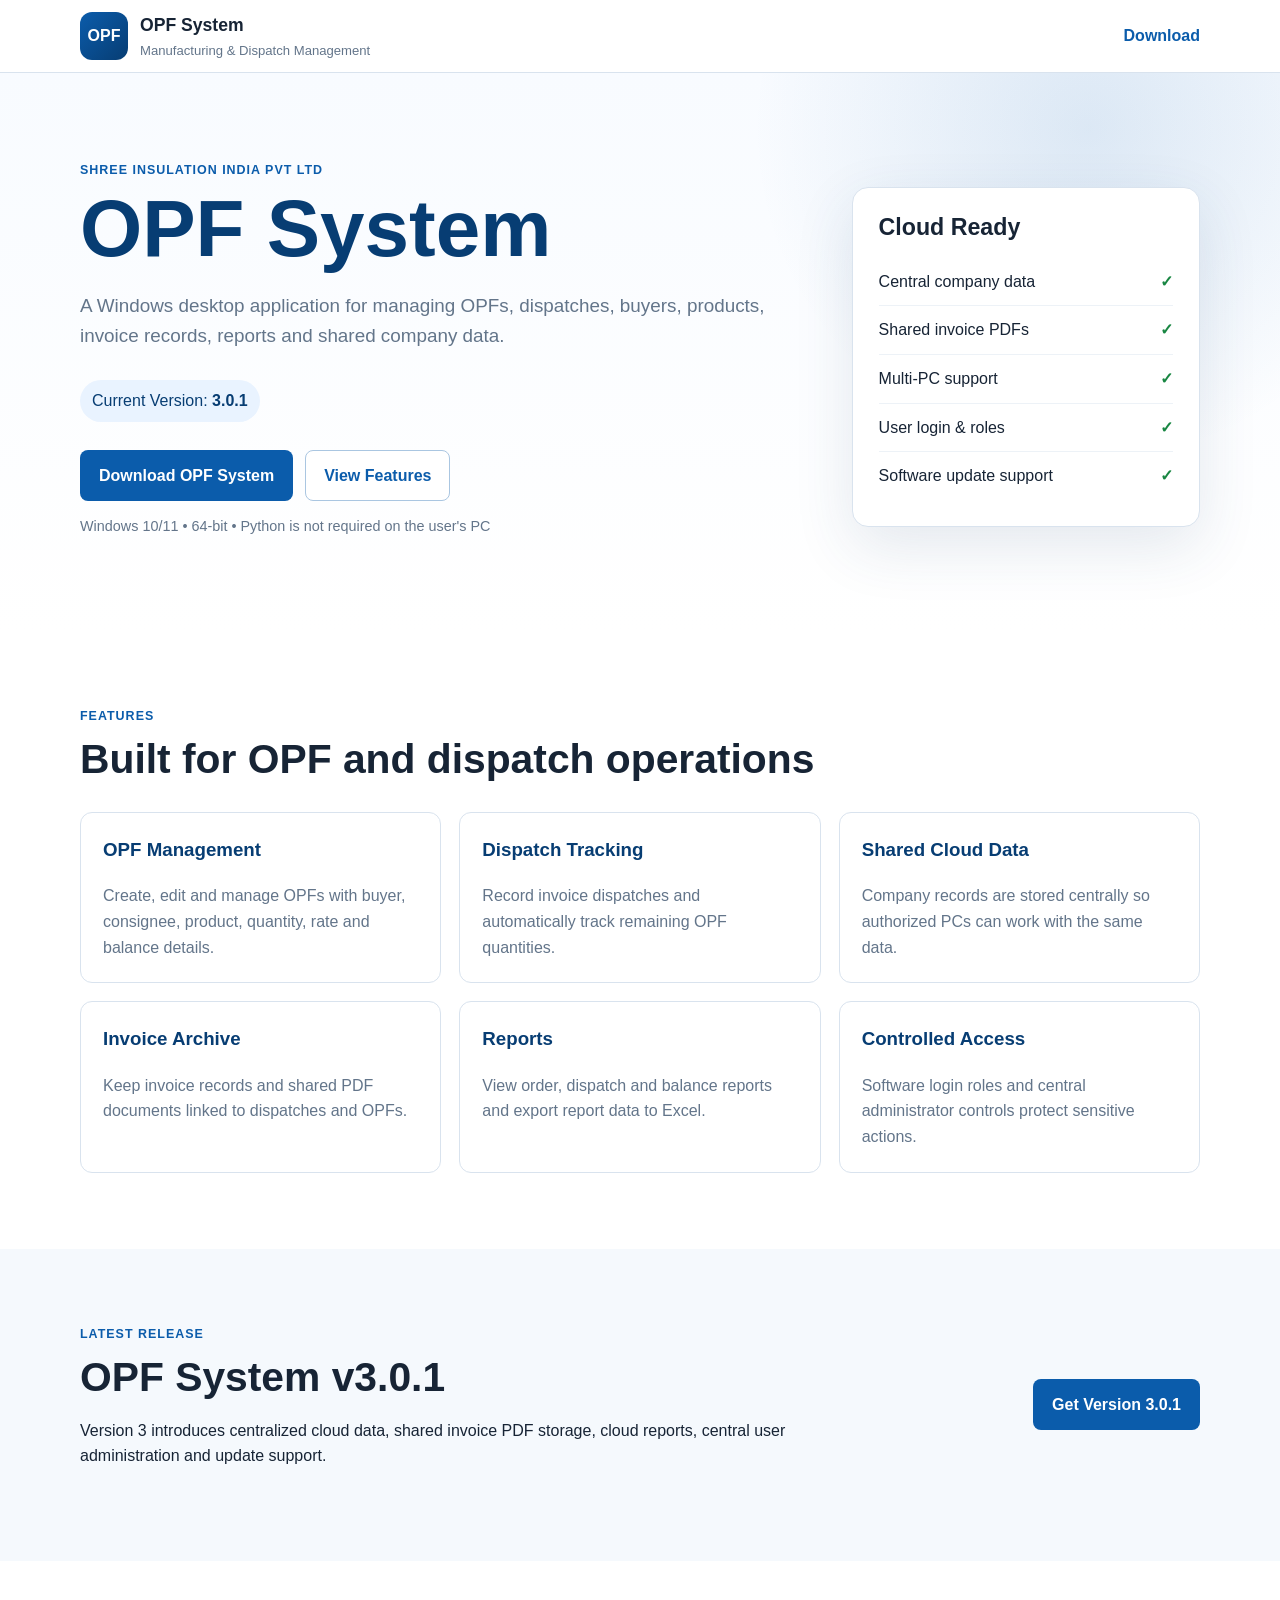
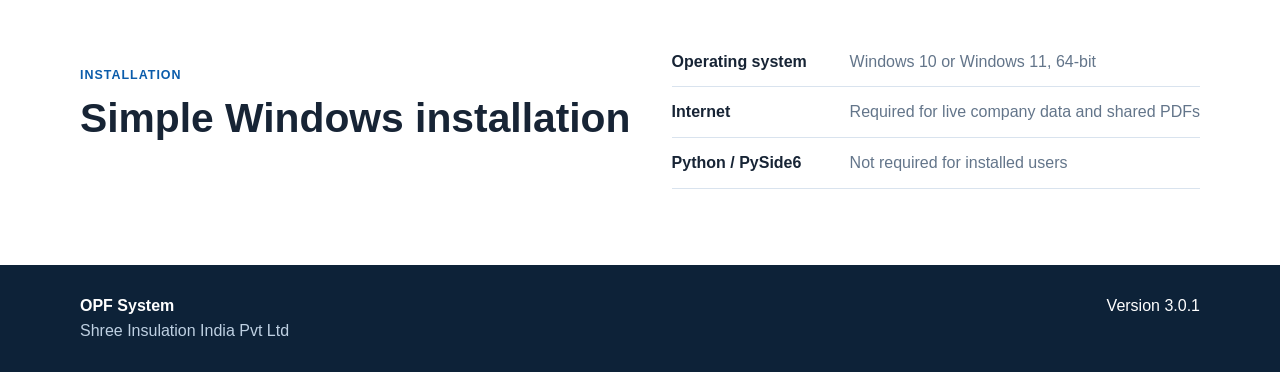
<file: index.html>
<!DOCTYPE html>
<html lang="en">
<head>
  <meta charset="UTF-8">
  <meta name="viewport" content="width=device-width, initial-scale=1.0">
  <title>OPF System | Shree Insulation India Pvt Ltd</title>
  <meta name="description" content="Download OPF System, the manufacturing order, dispatch and invoice management software for Shree Insulation India Pvt Ltd.">
  <meta name="robots" content="index, follow">
  <meta name="theme-color" content="#0b5cab">
  <link rel="canonical" href="https://anmol-07hub.github.io/OPF-System-Website/">
  <link rel="stylesheet" href="styles.css">
</head>
<body>
  <header class="site-header">
    <div class="container nav">
      <div class="brand">
        <div class="brand-mark">OPF</div>
        <div>
          <div class="brand-title">OPF System</div>
          <div class="brand-subtitle">Manufacturing & Dispatch Management</div>
        </div>
      </div>
      <a class="nav-link" href="#download">Download</a>
    </div>
  </header>

  <main>
    <section class="hero">
      <div class="container hero-grid">
        <div>
          <div class="eyebrow">SHREE INSULATION INDIA PVT LTD</div>
          <h1>OPF System</h1>
          <p class="lead">
            A Windows desktop application for managing OPFs, dispatches,
            buyers, products, invoice records, reports and shared company data.
          </p>

          <div class="version-pill">Current Version: <strong>3.0.1</strong></div>

          <div class="hero-actions">
            <a id="download" class="btn btn-primary"
               href="https://github.com/Anmol-07hub/OPF-System-Updates/releases/download/v3.0.1/OPF_System_Setup_v3.0.1.exe"
               target="_blank" rel="noopener">
              Download OPF System
            </a>
            <a class="btn btn-secondary" href="#features">View Features</a>
          </div>

          <p class="download-note">
            Windows 10/11 • 64-bit • Python is not required on the user's PC
          </p>
        </div>

        <div class="status-card">
          <h2>Cloud Ready</h2>
          <div class="status-row"><span>Central company data</span><strong>✓</strong></div>
          <div class="status-row"><span>Shared invoice PDFs</span><strong>✓</strong></div>
          <div class="status-row"><span>Multi-PC support</span><strong>✓</strong></div>
          <div class="status-row"><span>User login & roles</span><strong>✓</strong></div>
          <div class="status-row"><span>Software update support</span><strong>✓</strong></div>
        </div>
      </div>
    </section>

    <section id="features" class="section">
      <div class="container">
        <div class="section-heading">
          <div class="eyebrow">FEATURES</div>
          <h2>Built for OPF and dispatch operations</h2>
        </div>

        <div class="cards">
          <article class="feature-card">
            <h3>OPF Management</h3>
            <p>Create, edit and manage OPFs with buyer, consignee, product, quantity, rate and balance details.</p>
          </article>
          <article class="feature-card">
            <h3>Dispatch Tracking</h3>
            <p>Record invoice dispatches and automatically track remaining OPF quantities.</p>
          </article>
          <article class="feature-card">
            <h3>Shared Cloud Data</h3>
            <p>Company records are stored centrally so authorized PCs can work with the same data.</p>
          </article>
          <article class="feature-card">
            <h3>Invoice Archive</h3>
            <p>Keep invoice records and shared PDF documents linked to dispatches and OPFs.</p>
          </article>
          <article class="feature-card">
            <h3>Reports</h3>
            <p>View order, dispatch and balance reports and export report data to Excel.</p>
          </article>
          <article class="feature-card">
            <h3>Controlled Access</h3>
            <p>Software login roles and central administrator controls protect sensitive actions.</p>
          </article>
        </div>
      </div>
    </section>

    <section class="section alt">
      <div class="container release">
        <div>
          <div class="eyebrow">LATEST RELEASE</div>
          <h2>OPF System v3.0.1</h2>
          <p>
            Version 3 introduces centralized cloud data, shared invoice PDF storage,
            cloud reports, central user administration and update support.
          </p>
        </div>
        <a class="btn btn-primary"
           href="https://github.com/Anmol-07hub/OPF-System-Updates/releases/download/v3.0.1/OPF_System_Setup_v3.0.1.exe"
           target="_blank" rel="noopener">
          Get Version 3.0.1
        </a>
      </div>
    </section>

    <section class="section">
      <div class="container requirements">
        <div>
          <div class="eyebrow">INSTALLATION</div>
          <h2>Simple Windows installation</h2>
        </div>
        <div class="requirement-list">
          <div><strong>Operating system</strong><span>Windows 10 or Windows 11, 64-bit</span></div>
          <div><strong>Internet</strong><span>Required for live company data and shared PDFs</span></div>
          <div><strong>Python / PySide6</strong><span>Not required for installed users</span></div>
        </div>
      </div>
    </section>
  </main>

  <footer>
    <div class="container footer-inner">
      <div>
        <strong>OPF System</strong><br>
        <span>Shree Insulation India Pvt Ltd</span>
      </div>
      <div>Version 3.0.1</div>
    </div>
  </footer>
</body>
</html>
</file>
<file: styles.css>
* {
  box-sizing: border-box;
}

:root {
  --blue: #0b5cab;
  --blue-dark: #073d73;
  --ink: #172435;
  --muted: #63758a;
  --line: #d9e3ee;
  --soft: #f5f9fd;
  --white: #ffffff;
}

html {
  scroll-behavior: smooth;
}

body {
  margin: 0;
  font-family: "Segoe UI", Arial, sans-serif;
  color: var(--ink);
  background: var(--white);
  line-height: 1.6;
}

.container {
  width: min(1120px, calc(100% - 36px));
  margin: 0 auto;
}

.site-header {
  position: sticky;
  top: 0;
  z-index: 10;
  background: rgba(255, 255, 255, 0.96);
  border-bottom: 1px solid var(--line);
  backdrop-filter: blur(8px);
}

.nav {
  min-height: 72px;
  display: flex;
  align-items: center;
  justify-content: space-between;
}

.brand {
  display: flex;
  gap: 12px;
  align-items: center;
}

.brand-mark {
  width: 48px;
  height: 48px;
  border-radius: 12px;
  display: grid;
  place-items: center;
  font-weight: 800;
  color: white;
  background: linear-gradient(135deg, var(--blue), var(--blue-dark));
}

.brand-title {
  font-weight: 800;
  font-size: 1.1rem;
}

.brand-subtitle {
  color: var(--muted);
  font-size: 0.82rem;
}

.nav-link {
  color: var(--blue);
  text-decoration: none;
  font-weight: 700;
}

.hero {
  background:
    radial-gradient(circle at 85% 10%, rgba(11, 92, 171, .12), transparent 28%),
    linear-gradient(180deg, #f8fbff, #ffffff);
  padding: 88px 0 78px;
}

.hero-grid {
  display: grid;
  grid-template-columns: 1.35fr .65fr;
  gap: 48px;
  align-items: center;
}

.eyebrow {
  color: var(--blue);
  font-weight: 800;
  font-size: .78rem;
  letter-spacing: .08em;
  margin-bottom: 8px;
}

h1 {
  font-size: clamp(2.6rem, 7vw, 5rem);
  line-height: 1;
  margin: 0 0 22px;
  color: var(--blue-dark);
}

h2 {
  font-size: clamp(1.8rem, 4vw, 2.55rem);
  line-height: 1.2;
  margin: 0 0 16px;
}

h3 {
  margin-top: 0;
  color: var(--blue-dark);
}

.lead {
  max-width: 720px;
  font-size: 1.18rem;
  color: var(--muted);
}

.version-pill {
  display: inline-block;
  margin: 10px 0 20px;
  padding: 8px 12px;
  border-radius: 999px;
  background: #e9f3ff;
  color: var(--blue-dark);
}

.hero-actions {
  display: flex;
  gap: 12px;
  flex-wrap: wrap;
  margin-top: 8px;
}

.btn {
  display: inline-block;
  padding: 12px 18px;
  border-radius: 8px;
  text-decoration: none;
  font-weight: 750;
  border: 1px solid transparent;
}

.btn-primary {
  background: var(--blue);
  color: white;
}

.btn-primary:hover {
  background: var(--blue-dark);
}

.btn-secondary {
  background: white;
  color: var(--blue);
  border-color: #aac6e1;
}

.download-note {
  margin-top: 14px;
  color: var(--muted);
  font-size: .9rem;
}

.status-card {
  padding: 26px;
  border: 1px solid var(--line);
  border-radius: 16px;
  background: white;
  box-shadow: 0 20px 60px rgba(38, 76, 112, .12);
}

.status-card h2 {
  font-size: 1.45rem;
}

.status-row {
  display: flex;
  justify-content: space-between;
  padding: 11px 0;
  border-bottom: 1px solid #edf2f7;
}

.status-row:last-child {
  border-bottom: 0;
}

.status-row strong {
  color: #188642;
}

.section {
  padding: 76px 0;
}

.section.alt {
  background: var(--soft);
}

.section-heading {
  max-width: 760px;
  margin-bottom: 28px;
}

.cards {
  display: grid;
  grid-template-columns: repeat(3, 1fr);
  gap: 18px;
}

.feature-card {
  border: 1px solid var(--line);
  border-radius: 12px;
  padding: 22px;
  background: white;
}

.feature-card p {
  color: var(--muted);
  margin-bottom: 0;
}

.release,
.requirements {
  display: flex;
  justify-content: space-between;
  gap: 36px;
  align-items: center;
}

.release > div,
.requirements > div:first-child {
  max-width: 720px;
}

.requirement-list {
  min-width: 430px;
}

.requirement-list div {
  display: grid;
  grid-template-columns: 160px 1fr;
  gap: 18px;
  padding: 12px 0;
  border-bottom: 1px solid var(--line);
}

.requirement-list span {
  color: var(--muted);
}

footer {
  background: #0d2238;
  color: white;
  padding: 28px 0;
}

.footer-inner {
  display: flex;
  justify-content: space-between;
  gap: 20px;
}

.footer-inner span {
  color: #bed0e2;
}

@media (max-width: 820px) {
  .hero-grid,
  .cards {
    grid-template-columns: 1fr;
  }

  .release,
  .requirements {
    display: block;
  }

  .requirement-list {
    min-width: 0;
    margin-top: 24px;
  }
}

@media (max-width: 560px) {
  .brand-subtitle {
    display: none;
  }

  .hero {
    padding-top: 56px;
  }

  .requirement-list div {
    grid-template-columns: 1fr;
    gap: 2px;
  }

  .footer-inner {
    display: block;
  }
}
</file>
